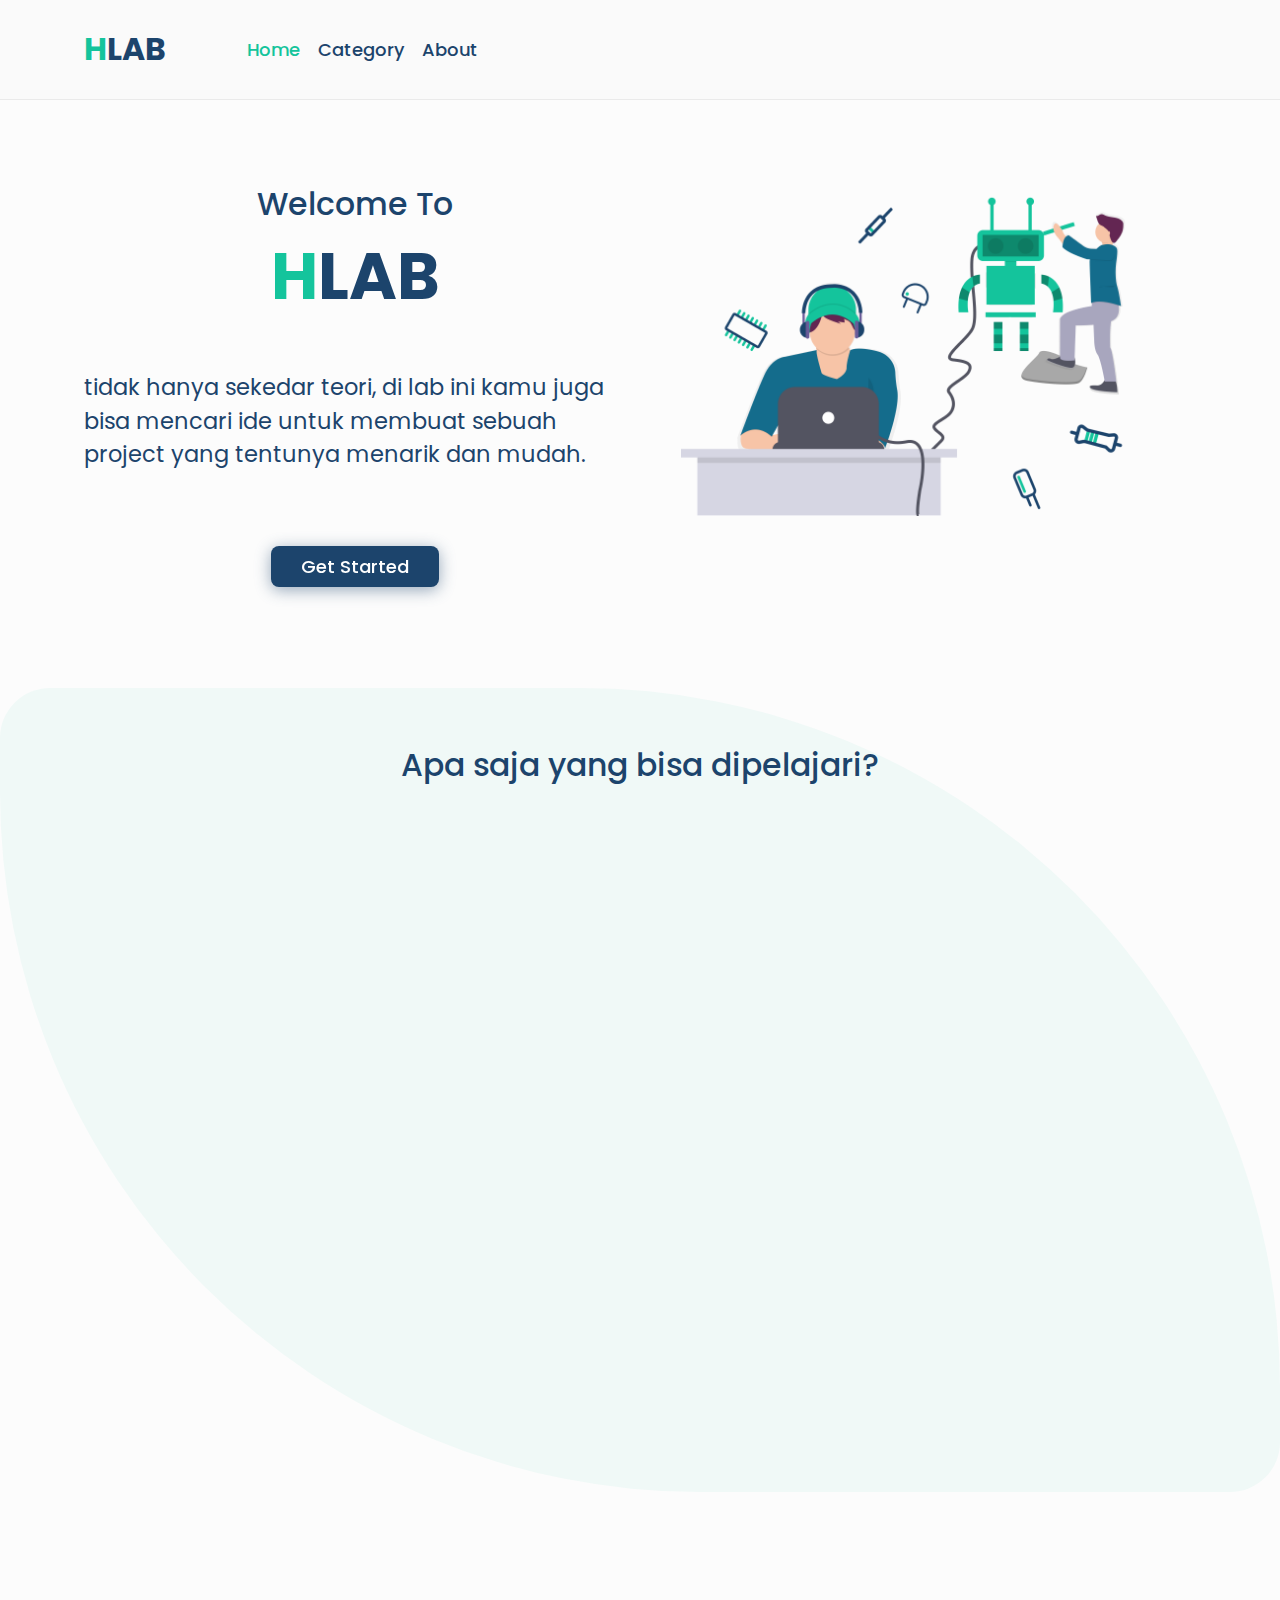
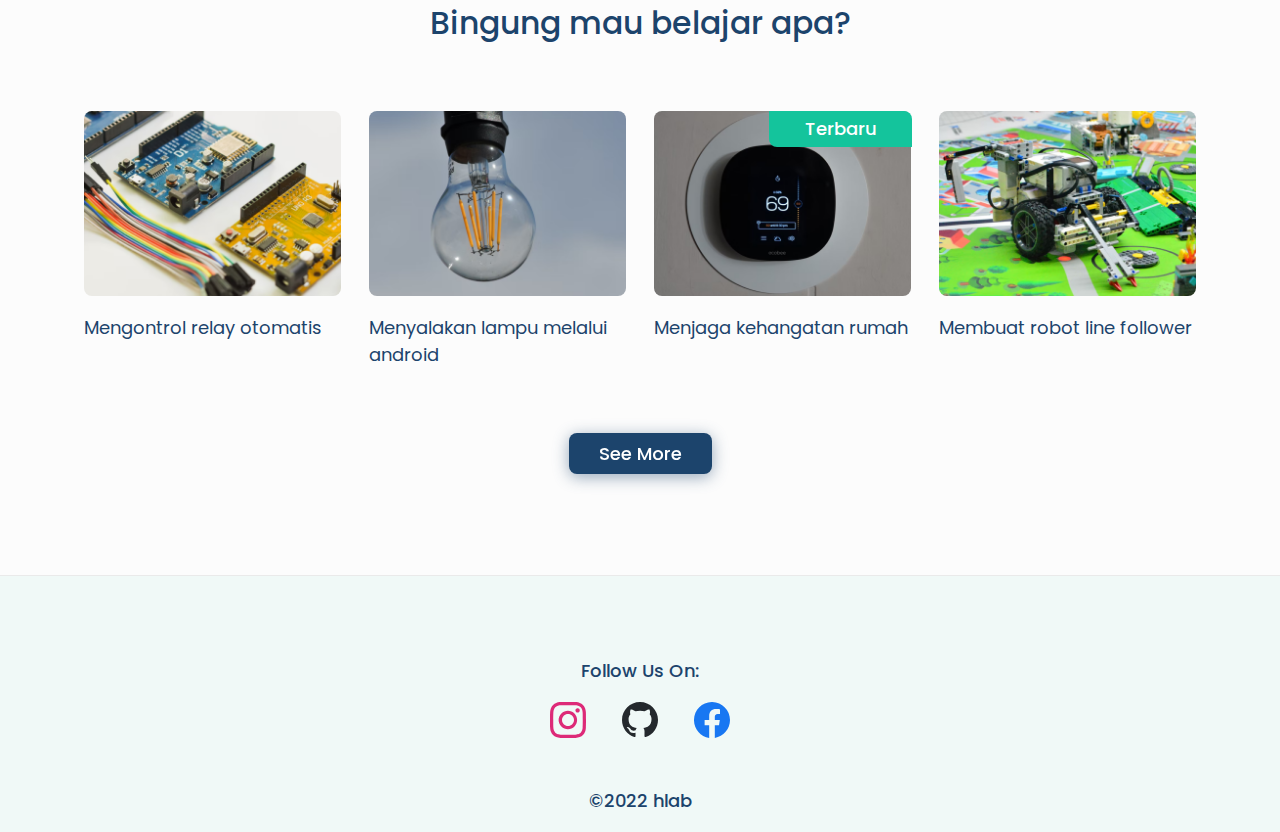
<file: index.html>
<!DOCTYPE html>
<html lang="en">

<head>
    <meta charset="UTF-8">
    <meta http-equiv="X-UA-Compatible" content="IE=edge">
    <meta name="viewport" content="width=device-width, initial-scale=1.0">
    <title>HLAB</title>
    <link rel="shortcut icon" href="images/logo.svg" type="image/x-icon">
    <link rel="stylesheet" href="css/bootstrap.css">
    <link rel="stylesheet" href="css/custom.css">
    <link rel="stylesheet" href="css/custom-poppins.css">
    <link rel="stylesheet" href="https://unpkg.com/aos@2.3.1/dist/aos.css">
</head>

<body>
    <!-- Navigation -->
    <nav class="navbar navbar-expand-lg nav-bg-custom mb-2 mb-lg-4">
        <div class="container py-1 py-lg-2">
            <a class="navbar-brand" href="#">
                <div class="d-flex">
                    <p class="fs-3 my-auto py-auto third-color-font poppins-bold">
                      H
                    </p>
                    <p class="fs-3 my-auto py-auto second-color-font poppins-bold">
                        LAB
                    </p>
                </div>
            </a>
            <button class="navbar-light navbar-toggler" type="button" data-bs-toggle="collapse" data-bs-target="#navbarNavAltMarkup" aria-controls="navbarNavAltMarkup" aria-expanded="false" aria-label="Toggle navigation">
            <span class="navbar-toggler-icon">
            </span>
            </button>
            <div class="collapse navbar-collapse" id="navbarNavAltMarkup">
                <div class="navbar-nav ms-lg-5">
                    <a class="py-3 nav-link text-center text-lg-start nav-active-custom" aria-current="page" href="#">
                        Home
                    </a>
                    <a class="py-3 nav-link text-center text-lg-start nav-custom" href="category/">
                        Category
                    </a>
                    <a class="py-3 nav-link text-center text-lg-start nav-custom" href="about/">
                        About
                    </a>
                </div>
            </div>
        </div>
    </nav>

    <!-- Hero Section-->
    <header class="container">
        <div class="row my-2 my-md-3 py-2 py-md-5">
            <!-- Right -->
            <div class="col-12 col-sm-6">
                <div class="fs-3 second-color-font poppins-medium px-auto px-md-5 d-flex justify-content-center">Welcome To</div>
                <div class="px-auto px-md-5 d-flex justify-content-center" data-aos="fade-up" data-aos-duration="1800">
                    <p class="third-color-font poppins-bold d-inline font-size-mainlogo">H</p>
                    <p class="second-color-font poppins-bold d-inline font-size-mainlogo">LAB</p>
                </div>
                <div class="fs-5 second-color-font poppins-regular mt-2 mt-lg-4 mb-2 mb-lg-5 px-auto text-center text-lg-start">
                    tidak hanya sekedar teori, di lab ini kamu juga bisa mencari ide untuk membuat sebuah project yang tentunya menarik dan mudah.
                </div>
                <div class="d-none d-lg-block text-center pt-lg-4">
                    <a class="button-main poppins-medium text-decoration-none" href="#recommend" role="button">
                        Get Started
                    </a>

                </div>
            </div>
            <!-- Left -->
            <div class="col-12 col-sm-6">
                <div>
                    <img width="90%" class="my-4 my-md-0 img-fluid rounded mx-auto d-block" src="images/illustration_home.png" alt="">
                </div>
            </div>
        </div>
    </header>

    <!-- Description section -->
    <article class="desc py-3 my-3 py-lg-5 my-lg-5">
        <!-- Description 1 -->
        <div class="container-md">
            <div class="row">
                <div class="col d-flex justify-content-center">
                    <div class="pb-4 pb-lg-1 fs-3 poppins-medium second-color-font">Apa saja yang bisa dipelajari?</div>
                </div>
            </div>
        </div>

        <!-- Description 2 -->
        <div class="container">
            <div class="row my-4">
                <div class="col align-self-center d-none d-lg-block" data-aos="fade-up" data-aos-duration="1800">
                    <img width="300" src="images/illustration_elektronika.png" alt="">
                </div>
                <div class="col align-self-center" data-aos="fade-up" data-aos-duration="1800">
                    <div class="text-center text-lg-start poppins-semi-bold fs-5 second-color-font">Elektronika</div>
                    <p class="text-center text-lg-start poppins-extra-light fs-6 second-color-font">Mempelajari konsep dan dasar elektronika dari materi yang sudah disiapkan semudah mungkin sehingga lebih mudah dipahami.
                    </p>
                </div>
                <div class="col d-none d-lg-block">
                </div>
            </div>
        </div>

        <!-- Description 3 -->
        <div class="container-md">
            <div class="row my-1">
                <div class="col d-none d-lg-block">
                </div>
                <div class="col align-self-center" data-aos="fade-up" data-aos-duration="1800" data-aos-delay="50">
                    <div class="text-center text-lg-start poppins-semi-bold fs-5 second-color-font">Automation</div>
                    <p class="text-center text-lg-start poppins-extra-light fs-6 second-color-font">Membuat dan menjalankan device yang bisa terhubung langsung ke dalam control system.
                    </p>
                </div>
                <div class="col align-self-center d-none d-lg-block" data-aos="fade-up" data-aos-duration="1800" data-aos-delay="100">
                    <img width="300" src="images/illustration_iot.png" alt="">
                </div>
            </div>
        </div>
    </article>

    <!-- Recommend section-->
    <article id="recommend" class="container my-5 py-5">
        <div class="d-flex justify-content-center pb-2 pb-lg-5 fs-3 poppins-medium second-color-font">
            Bingung mau belajar apa?
        </div>
        <div class="row">
            <!-- Recommend 1 -->
            <a href="javascriptvoid:0" class="col-12 col-md-3 py-2 py-lg-2 text-decoration-none fs-6 poppins-regular second-color-font text-center text-lg-start card-custom">
                <img src="images/image1.png" class="img-custom img-fluid" alt="">
              <div class="py-3 py-lg-3">
                <p>
                    Mengontrol relay otomatis
                </p>
              </div>
            </a>
            <!-- Recommend 2 -->
            <a href="javascriptvoid:0" class="col-12 col-md-3 py-2 py-lg-2 text-decoration-none fs-6 poppins-regular second-color-font text-center text-lg-start card-custom">
                <img src="images/image2.png" class="img-custom img-fluid" alt="">
              <div class="py-3 py-lg-3">
                <p>
                    Menyalakan lampu melalui android
                </p>
              </div>
            </a>
              <!-- Recommend 3 -->
              <a href="javascriptvoid:0" class="col-12 col-md-3 py-2 py-lg-2 text-decoration-none fs-6 poppins-regular second-color-font text-center text-lg-start card-custom">
                <div class="position-relative">
                        <span class="fs-6 py-2 py-lg-1 px-5 px-lg-4 text-white text-center position-absolute poppins-medium badge-custom">
                            <div class="px-2 px-lg-2 py-1 py-lg-0">
                                Terbaru
                            </div>
                        </span>
                    <img src="images/image3.png" class="img-custom img-fluid" alt="">
                </div>
                <div class="py-3 py-lg-3">
                    <p>
                        Menjaga kehangatan rumah
                    </p>
                </div>

            </a>
              <!-- Recommend 4 -->
              <a href="javascriptvoid:0" class="col-12 col-md-3 py-2 py-lg-2 text-decoration-none fs-6 poppins-regular second-color-font text-center text-lg-start card-custom">
                <div class="item">
                    <img src="images/image4.png" class="img-custom img-fluid" alt="">
                </div>
                <div class="py-3 py-lg-3">
                    <p>
                        Membuat robot line follower
                    </p>
                </div>
              </a>
        </div>
        <div class="d-block text-center pt-lg-4">
            <a class="button-main poppins-medium text-decoration-none" href="category/" role="button">
                See More
            </a>
        </div>
    </article>

    <!-- Footer section -->
    <footer>
        <div class="mt-3 mt-lg-5 pt-5 pt-lg-5 pb-lg-0 footer">
            <div class="d-flex justify-content-center pt-5 pt-lg-4">
                <p class="fs-6 second-color-font poppins-medium">
                    Follow Us On:
                </p>
            </div>
            <div class="d-flex justify-content-center pb-4 pb-lg-1">
                <a href="javascriptvoid:0">
                    <div class="px-3">
                        <img src="images/icon_ig.svg" width="36" height="36" alt="">
                    </div>
                </a>
                <a href="javascriptvoid:0">
                    <div class="px-3">
                        <img src="images/icon_gh.svg" width="36" height="36" alt="">
                    </div>
                </a>
                <a href="javascriptvoid:0">
                    <div class="px-3">
                        <img src="images/icon_fb.svg" width="36" height="36" alt="">
                    </div>
                </a>
            </div>
            <div class="mt-3 pt-lg-4 d-flex justify-content-center fs-6 poppins-medium second-color-font">
                <p>
                    ©2022 hlab
                </p>
            </div>
        </div>

    </footer>

    <script type="text/javascript" src="js/bootstrap.js"></script>
    <script type="text/javascript" src="js/crisp.js"></script>
    <script type="text/javascript" src="https://unpkg.com/aos@2.3.1/dist/aos.js"></script>
    <script type="text/javascript" src="js/aos.js"></script>
<!-- TEST -->
</body>

</html>
</file>
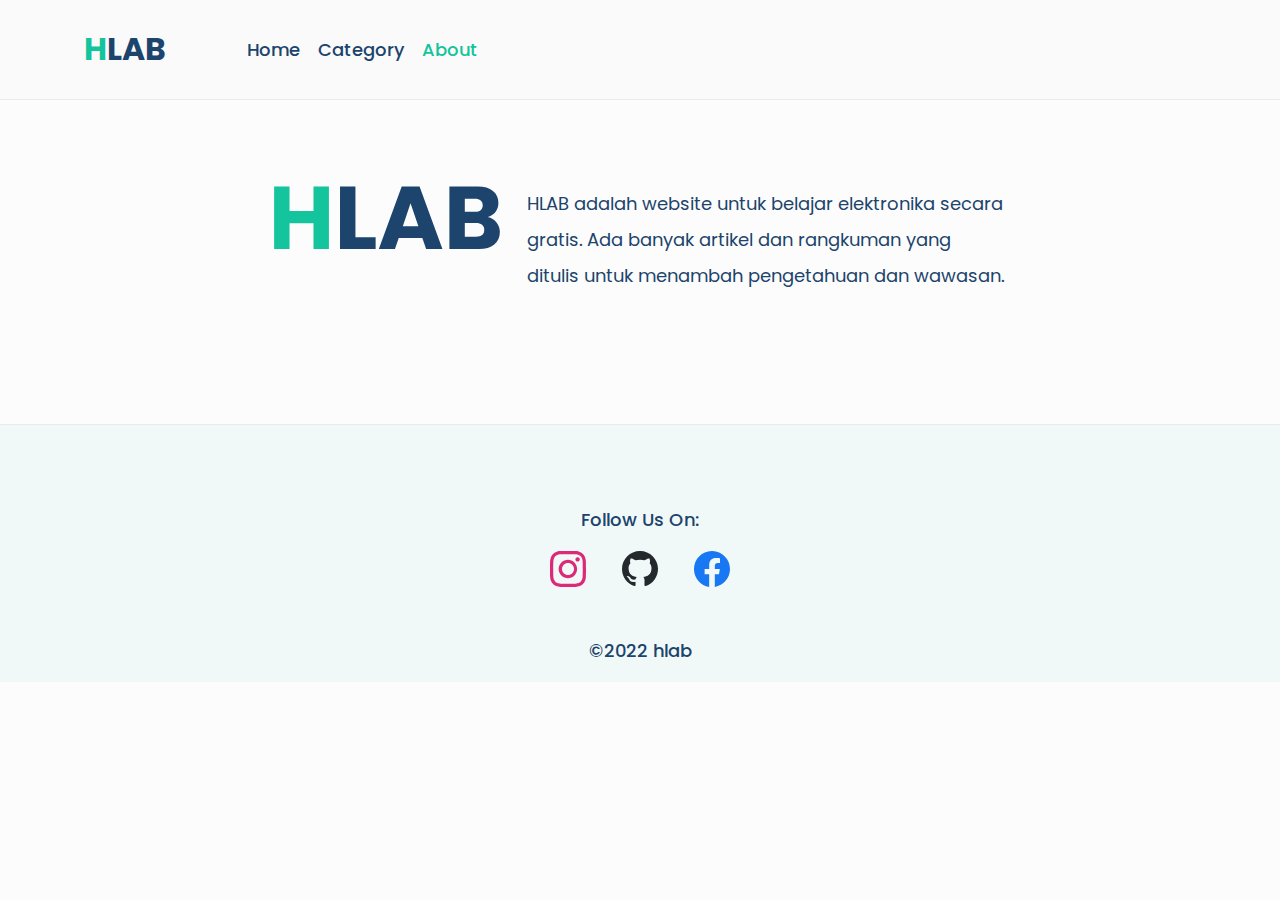
<file: about/index.html>
<!DOCTYPE html>
<html lang="en">

<head>
    <meta charset="UTF-8">
    <meta http-equiv="X-UA-Compatible" content="IE=edge">
    <meta name="viewport" content="width=device-width, initial-scale=1.0">
    <title>HLAB</title>
    <link rel="shortcut icon" href="../images/logo.svg" type="image/x-icon">
    <link rel="stylesheet" href="../css/bootstrap.css">
    <link rel="stylesheet" href="../css/custom.css">
    <link rel="stylesheet" href="../css/custom-poppins.css">
    <link rel="stylesheet" href="https://unpkg.com/aos@2.3.1/dist/aos.css">
</head>

<body>
    <!-- Navigation -->
    <nav class="navbar navbar-expand-lg nav-bg-custom mb-2 mb-lg-4">
        <div class="container py-1 py-lg-2">
            <a class="navbar-brand" href="#">
                <div class="d-flex">
                    <p class="fs-3 my-auto py-auto third-color-font poppins-bold">
                      H
                    </p>
                    <p class="fs-3 my-auto py-auto second-color-font poppins-bold">
                        LAB
                    </p>
                </div>
            </a>
            <button class="navbar-light navbar-toggler" type="button" data-bs-toggle="collapse" data-bs-target="#navbarNavAltMarkup" aria-controls="navbarNavAltMarkup" aria-expanded="false" aria-label="Toggle navigation">
            <span class="navbar-toggler-icon">
            </span>
            </button>
            <div class="collapse navbar-collapse" id="navbarNavAltMarkup">
                <div class="navbar-nav ms-lg-5">
                    <a class="py-3 nav-link text-center text-lg-start nav-custom" aria-current="page" href="../">
                        Home
                    </a>
                    <a class="py-3 nav-link text-center text-lg-start nav-custom" href="../category/">
                        Category
                    </a>
                    <a class="py-3 nav-link text-center text-lg-start nav-active-custom" href="javascriptvoid:0">
                        About
                    </a>
                </div>
            </div>
        </div>
    </nav>

    <!-- About -->
    <div class="container py-4 py-lg-5">
        <div class="row">
            <div class="col-lg-2"></div>
            <div class="col-lg-8">
                <div class="row">
                    <div class="col-12 col-lg-4 py-4 py-lg-1 text-center text-lg-start">
                        <img src="../images/logo.svg" class="img-fluid" alt="">
                    </div>
                    <div class="col-12 col-lg-8 py-4 py-lg-1">
                        <p class="fs-6 lh-lg poppins-regular second-color-font">
                            HLAB adalah website untuk belajar elektronika secara gratis. 
                            Ada banyak artikel dan rangkuman yang ditulis untuk menambah pengetahuan dan wawasan.
                        </p>
                    </div>
                </div>
            </div>
            <div class="col-lg-2"></div>
        </div>
    </div>

    <!-- Footer -->
    <footer>
        <div class="mt-3 mt-lg-5 pt-5 pt-lg-5 pb-lg-0 footer">
            <div class="d-flex justify-content-center pt-5 pt-lg-4">
                <p class="fs-6 second-color-font poppins-medium">
                    Follow Us On:
                </p>
            </div>
            <div class="d-flex justify-content-center pb-4 pb-lg-1">
                <a href="javascriptvoid:0">
                    <div class="px-3">
                        <img src="../images/icon_ig.svg" width="36" height="36" alt="">
                    </div>
                </a>
                <a href="javascriptvoid:0">
                    <div class="px-3">
                        <img src="../images/icon_gh.svg" width="36" height="36" alt="">
                    </div>
                </a>
                <a href="javascriptvoid:0">
                    <div class="px-3">
                        <img src="../images/icon_fb.svg" width="36" height="36" alt="">
                    </div>
                </a>
            </div>
            <div class="mt-3 pt-lg-4 d-flex justify-content-center fs-6 poppins-medium second-color-font">
                <p>
                    ©2022 hlab
                </p>
            </div>
        </div>

    </footer>

    <script type="text/javascript" src="../js/bootstrap.js"></script>
    <script type="text/javascript" src="../js/crisp.js"></script>
<!-- TEST -->
</body>
</html>
</file>
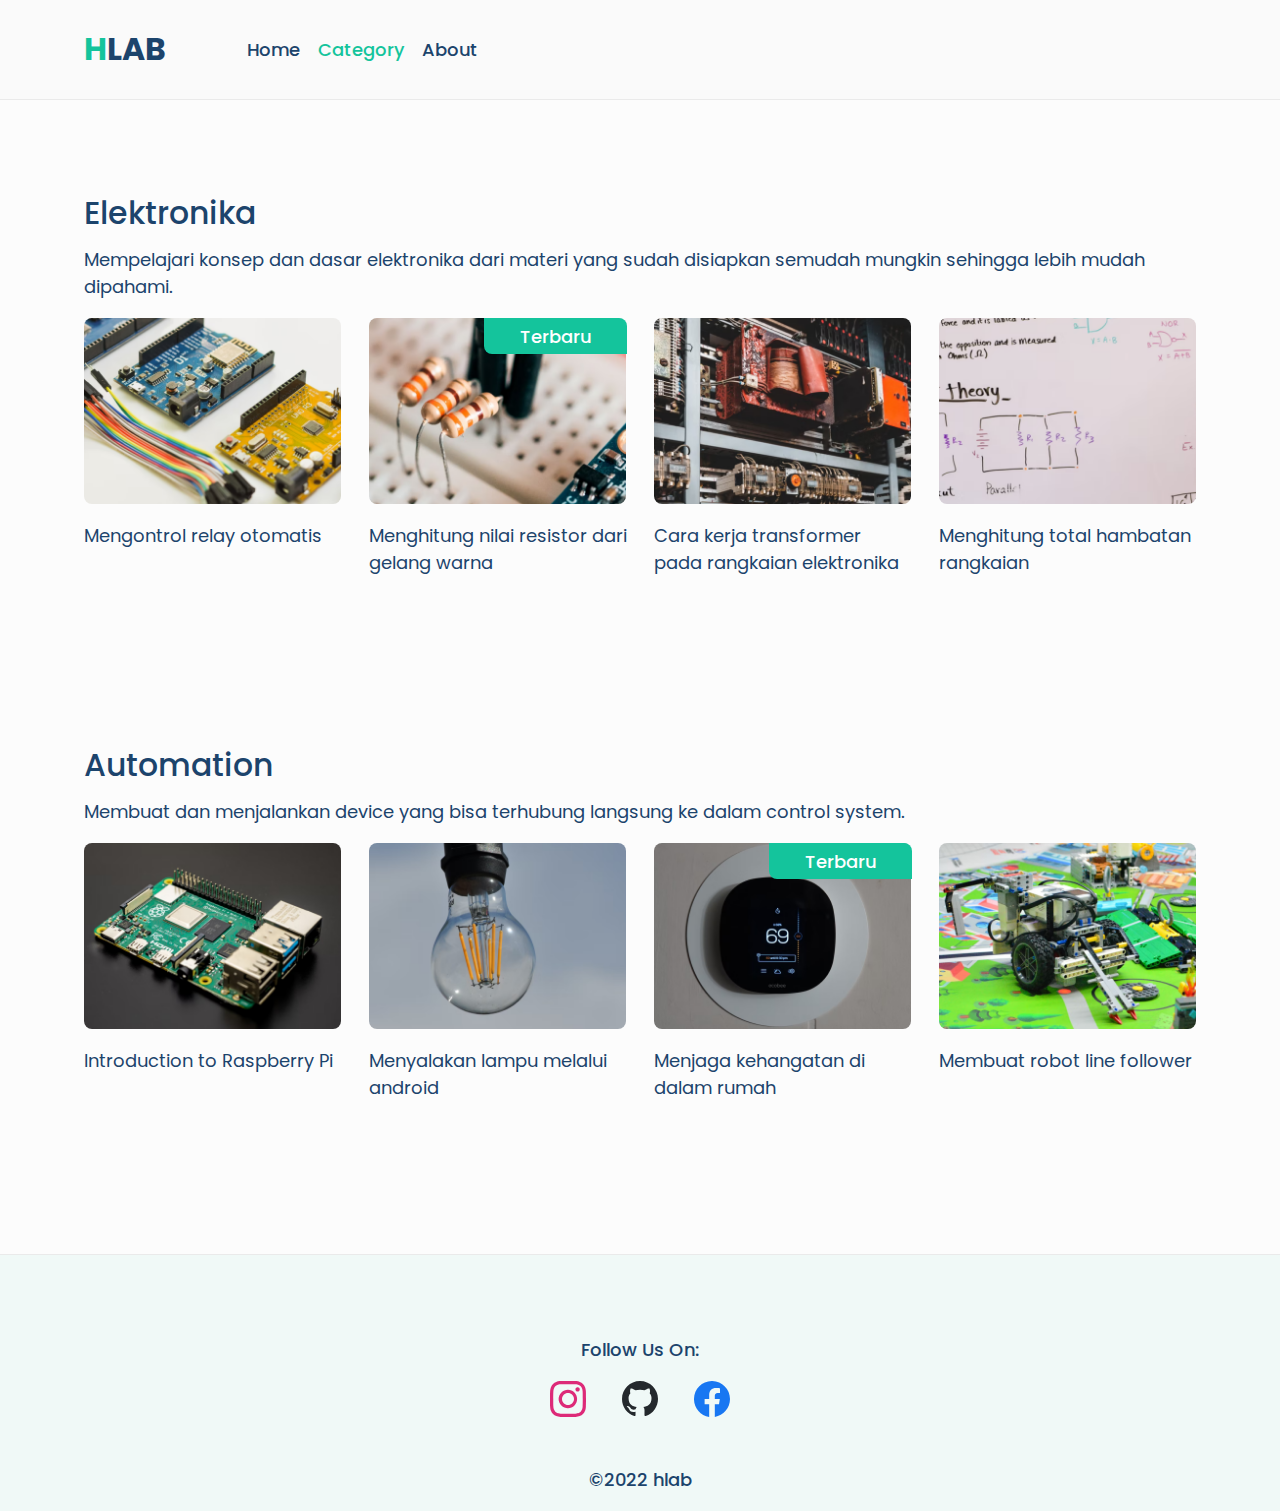
<file: category/index.html>
<!DOCTYPE html>
<html lang="en">

<head>
    <meta charset="UTF-8">
    <meta http-equiv="X-UA-Compatible" content="IE=edge">
    <meta name="viewport" content="width=device-width, initial-scale=1.0">
    <title>HLAB</title>
    <link rel="shortcut icon" href="../images/logo.svg" type="image/x-icon">
    <link rel="stylesheet" href="../css/bootstrap.css">
    <link rel="stylesheet" href="../css/custom.css">
    <link rel="stylesheet" href="../css/custom-poppins.css">
    <link rel="stylesheet" href="https://unpkg.com/aos@2.3.1/dist/aos.css">
</head>

<body>
    <!-- Navigation -->
    <nav class="navbar navbar-expand-lg nav-bg-custom mb-2 mb-lg-4">
        <div class="container py-1 py-lg-2">
            <a class="navbar-brand" href="#">
                <div class="d-flex">
                    <p class="fs-3 my-auto py-auto third-color-font poppins-bold">
                      H
                    </p>
                    <p class="fs-3 my-auto py-auto second-color-font poppins-bold">
                        LAB
                    </p>
                </div>
            </a>
            <button class="navbar-light navbar-toggler" type="button" data-bs-toggle="collapse" data-bs-target="#navbarNavAltMarkup" aria-controls="navbarNavAltMarkup" aria-expanded="false" aria-label="Toggle navigation">
            <span class="navbar-toggler-icon">
            </span>
            </button>
            <div class="collapse navbar-collapse" id="navbarNavAltMarkup">
                <div class="navbar-nav ms-lg-5">
                    <a class="py-3 nav-link text-center text-lg-start nav-custom" aria-current="page" href="../">
                        Home
                    </a>
                    <a class="py-3 nav-link text-center text-lg-start nav-active-custom" href="javascriptvoid:0">
                        Category
                    </a>
                    <a class="py-3 nav-link text-center text-lg-start nav-custom" href="../about/">
                        About
                    </a>
                </div>
            </div>
        </div>
    </nav>

    <!-- Category section-->
    <!-- Elektronika -->
    <article id="recommend" class="container my-1 py-3 py-lg-5">
        <div class="text-lg-start py-2 pb-lg-0 fs-3 poppins-medium second-color-font">
            Elektronika
        </div>
        <div class="text-lg-start py-2 py-lg-2 fs-6 poppins-regular second-color-font">
            Mempelajari konsep dan dasar elektronika dari  materi yang sudah disiapkan semudah mungkin sehingga lebih mudah dipahami. 
        </div>
        <div class="row">
            <!-- 1 -->
            <a href="javascriptvoid:0" class="col-12 col-md-3 py-2 py-lg-2 text-decoration-none fs-6 poppins-regular second-color-font text-center text-lg-start card-custom">
                <img src="../images/category/image1.png" class="img-custom img-fluid" alt="">
              <div class="py-3 py-lg-3">
                <p>
                    Mengontrol relay otomatis
                </p>
              </div>
            </a>
            <!-- 2 -->
            <a href="javascriptvoid:0" class="col-12 col-md-3 py-2 py-lg-2 text-decoration-none fs-6 poppins-regular second-color-font text-center text-lg-start card-custom">
                <div class="position-relative">
                        <span class="fs-6 py-2 py-lg-1 px-5 px-lg-4 text-white text-center position-absolute poppins-medium badge-custom">
                            <div class="px-2 px-lg-2 py-1 py-lg-0">
                                Terbaru
                            </div>
                        </span>
                    <img src="../images/category/image2.png" class="img-custom img-fluid" alt="">
                </div>
                <div class="py-3 py-lg-3">
                    <p>
                        Menghitung nilai resistor dari gelang warna
                    </p>
                </div>
            </a>
              <!-- 3 -->
              <a href="javascriptvoid:0" class="col-12 col-md-3 py-2 py-lg-2 text-decoration-none fs-6 poppins-regular second-color-font text-center text-lg-start card-custom">
                <div class="item">
                    <img src="../images/category/image3.png" class="img-custom img-fluid" alt="">
                </div>
                <div class="py-3 py-lg-3">
                    <p>
                        Cara kerja transformer pada rangkaian elektronika
                    </p>
                </div>
              </a>
              <!-- 4 -->
              <a href="javascriptvoid:0" class="col-12 col-md-3 py-2 py-lg-2 text-decoration-none fs-6 poppins-regular second-color-font text-center text-lg-start card-custom">
                <div class="item">
                    <img src="../images/category/image4.png" class="img-custom img-fluid" alt="">
                </div>
                <div class="py-3 py-lg-3">
                    <p>
                        Menghitung total hambatan rangkaian
                    </p>
                </div>
              </a>
        </div>
    </article>
    <!-- Automation -->
    <article id="recommend" class="container my-1 py-3 py-lg-5">
        <div class="text-lg-start py-2 pb-lg-0 fs-3 poppins-medium second-color-font">
            Automation
        </div>
        <div class="text-lg-start py-2 py-lg-2 fs-6 poppins-regular second-color-font">
            Membuat dan menjalankan device yang bisa terhubung langsung ke dalam control system. 
        </div>
        <div class="row">
            <!-- 1 -->
            <a href="../article/introduction-to-raspberry-pi/" class="col-12 col-md-3 py-2 py-lg-2 text-decoration-none fs-6 poppins-regular second-color-font text-center text-lg-start card-custom">
                <img src="../images/category/image5.png" class="img-custom img-fluid" alt="">
              <div class="py-3 py-lg-3">
                <p>
                    Introduction to Raspberry Pi
                </p>
              </div>
            </a>
            <!-- 2 -->
            <a href="javascriptvoid:0" class="col-12 col-md-3 py-2 py-lg-2 text-decoration-none fs-6 poppins-regular second-color-font text-center text-lg-start card-custom">
                <img src="../images/category/image6.png" class="img-custom img-fluid" alt="">
              <div class="py-3 py-lg-3">
                <p>
                    Menyalakan lampu melalui android
                </p>
              </div>
            </a>
              <!-- 3 -->
              <a href="javascriptvoid:0" class="col-12 col-md-3 py-2 py-lg-2 text-decoration-none fs-6 poppins-regular second-color-font text-center text-lg-start card-custom">
                <div class="position-relative">
                        <span class="fs-6 py-2 py-lg-1 px-5 px-lg-4 text-white text-center position-absolute poppins-medium badge-custom">
                            <div class="px-2 px-lg-2 py-1 py-lg-0">
                                Terbaru
                            </div>
                        </span>
                    <img src="../images/category/image7.png" class="img-custom img-fluid" alt="">
                </div>
                <div class="py-3 py-lg-3">
                    <p>
                        Menjaga kehangatan di dalam rumah
                    </p>
                </div>
            </a>
              <!-- 4 -->
              <a href="javascriptvoid:0" class="col-12 col-md-3 py-2 py-lg-2 text-decoration-none fs-6 poppins-regular second-color-font text-center text-lg-start card-custom">
                <div class="item">
                    <img src="../images/category/image8.png" class="img-custom img-fluid" alt="">
                </div>
                <div class="py-3 py-lg-3">
                    <p>
                        Membuat robot line follower
                    </p>
                </div>
              </a>
        </div>
    </article>

    <!-- Footer -->
    <footer>
        <div class="mt-3 mt-lg-5 pt-5 pt-lg-5 pb-lg-0 footer">
            <div class="d-flex justify-content-center pt-5 pt-lg-4">
                <p class="fs-6 second-color-font poppins-medium">
                    Follow Us On:
                </p>
            </div>
            <div class="d-flex justify-content-center pb-4 pb-lg-1">
                <a href="javascriptvoid:0">
                    <div class="px-3">
                        <img src="../images/icon_ig.svg" width="36" height="36" alt="">
                    </div>
                </a>
                <a href="javascriptvoid:0">
                    <div class="px-3">
                        <img src="../images/icon_gh.svg" width="36" height="36" alt="">
                    </div>
                </a>
                <a href="javascriptvoid:0">
                    <div class="px-3">
                        <img src="../images/icon_fb.svg" width="36" height="36" alt="">
                    </div>
                </a>
            </div>
            <div class="mt-3 pt-lg-4 d-flex justify-content-center fs-6 poppins-medium second-color-font">
                <p>
                    ©2022 hlab
                </p>
            </div>
        </div>

    </footer>

    <script type="text/javascript" src="../js/bootstrap.js"></script>
    <script type="text/javascript" src="../js/crisp.js"></script>
<!-- TEST -->
</body>
</html>
</file>
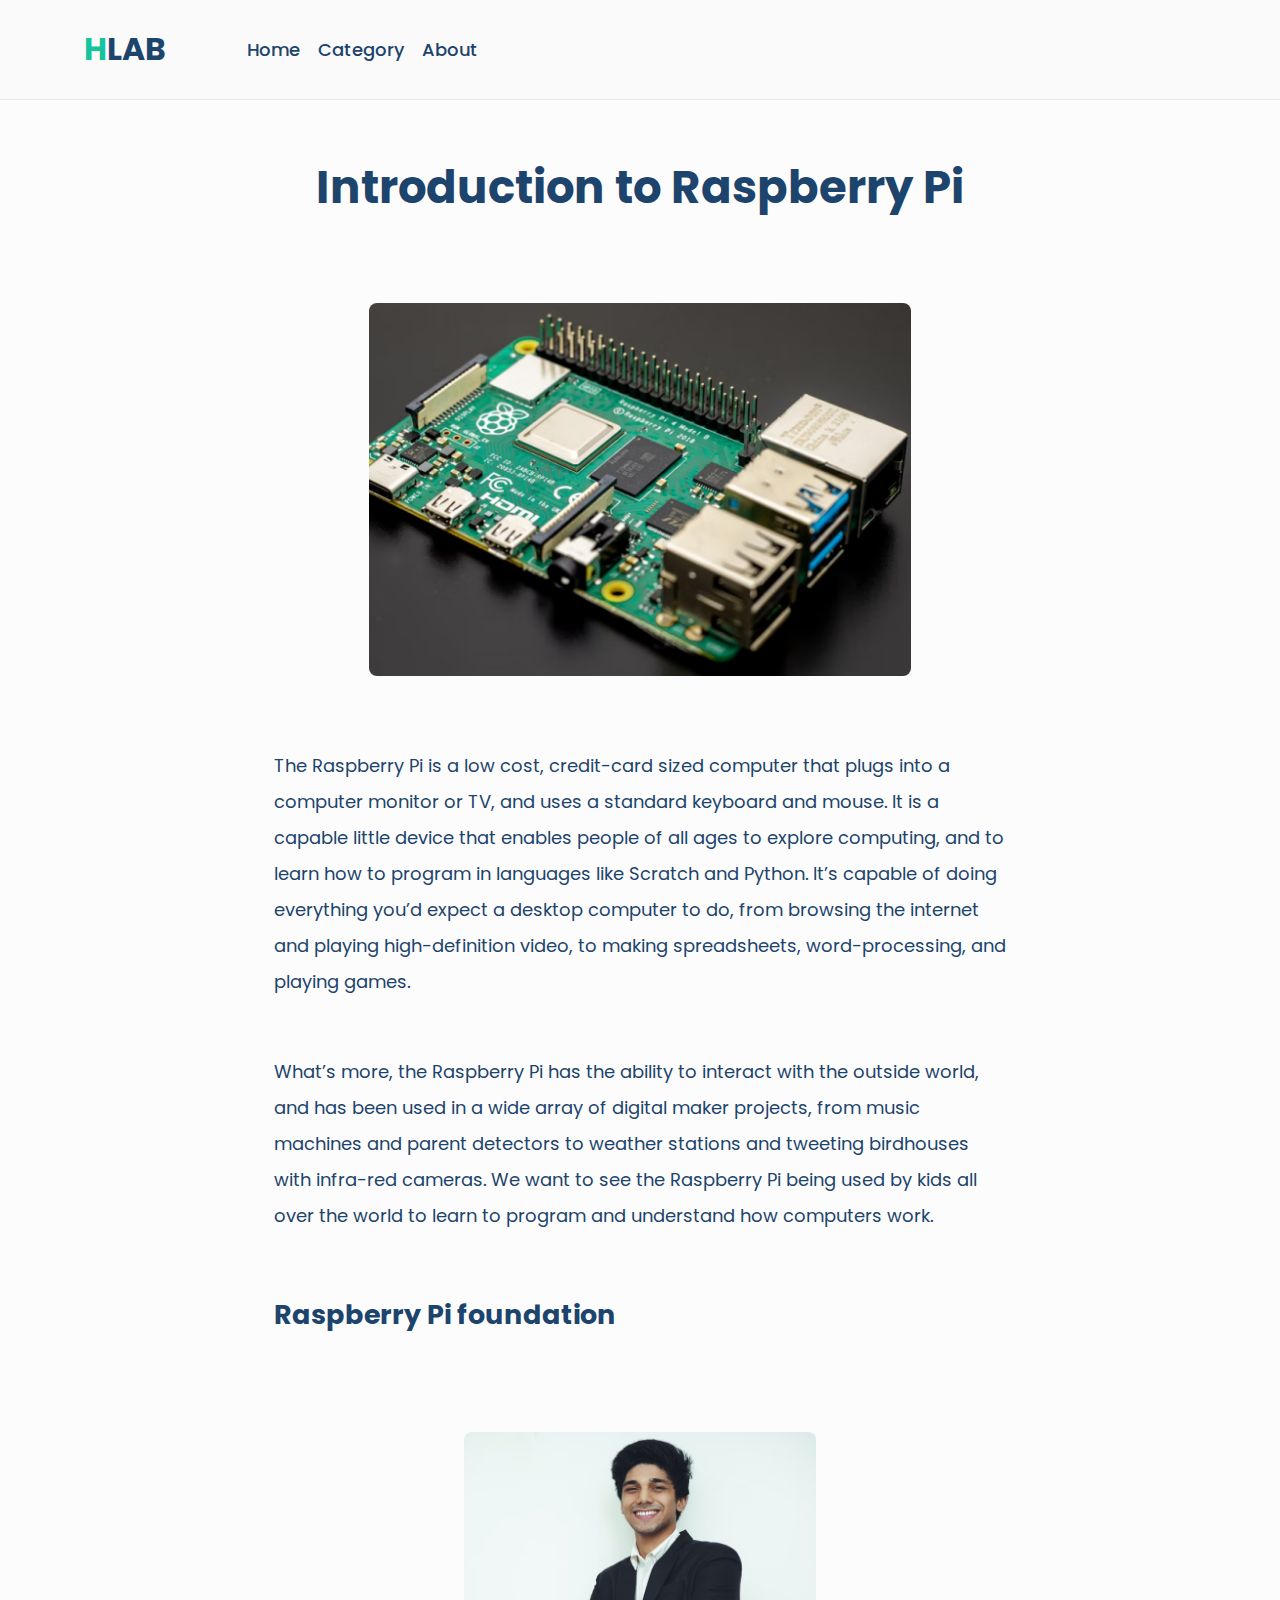
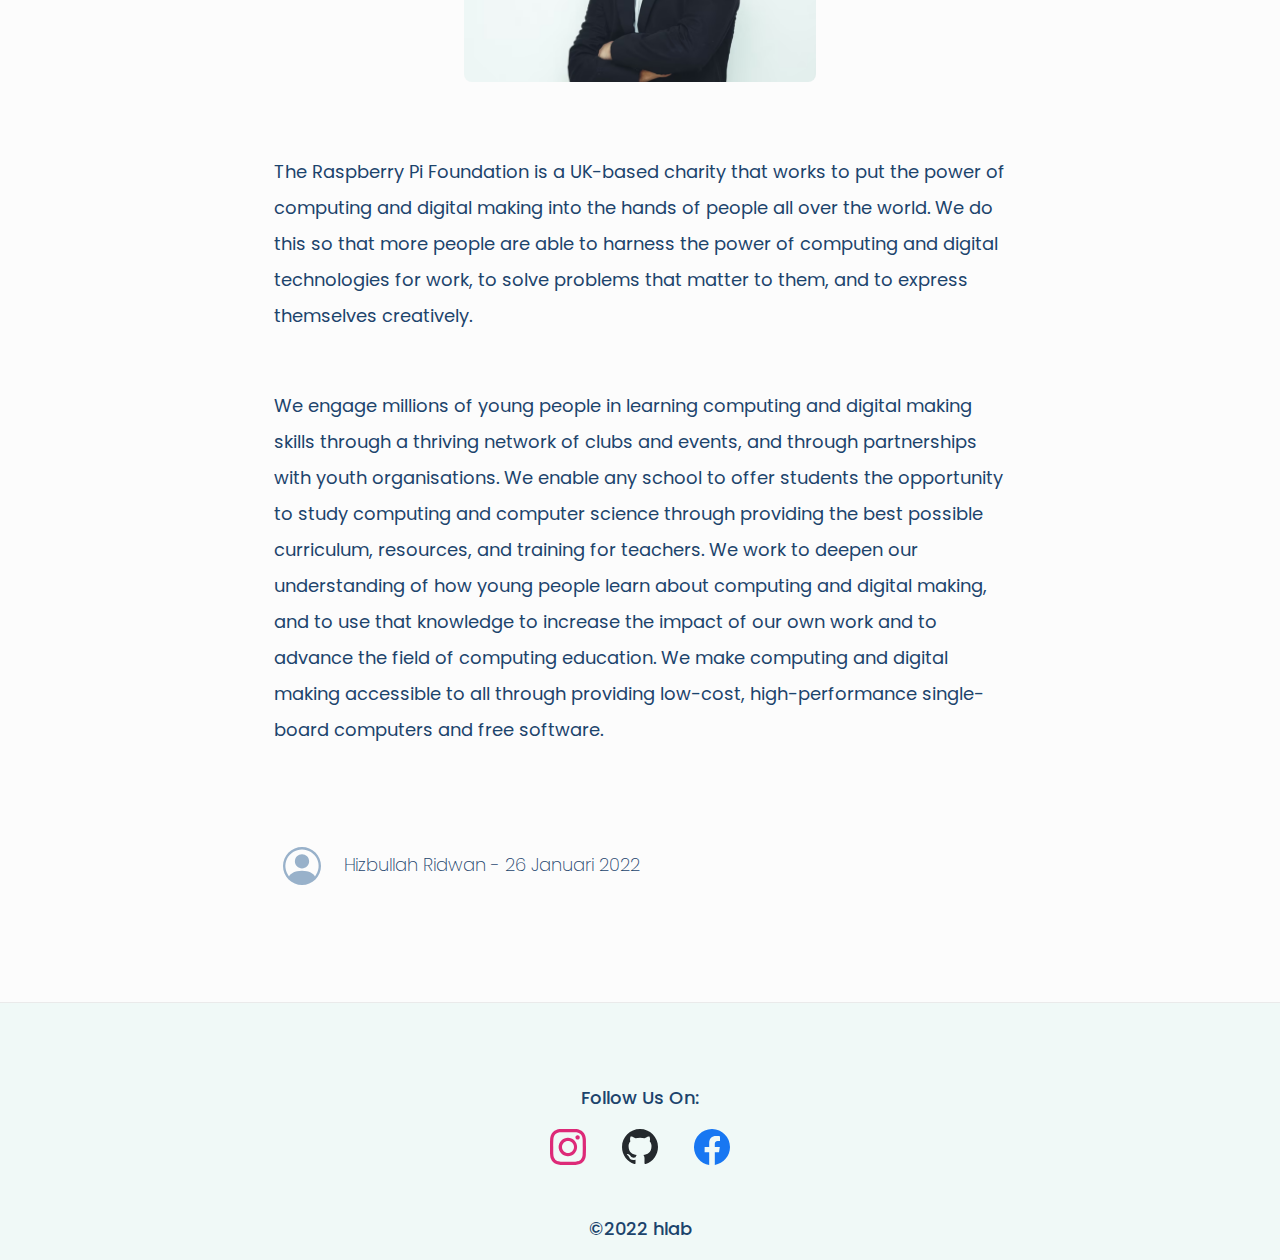
<file: article/introduction-to-raspberry-pi/index.html>
<!DOCTYPE html>
<html lang="en">

<head>
    <meta charset="UTF-8">
    <meta http-equiv="X-UA-Compatible" content="IE=edge">
    <meta name="viewport" content="width=device-width, initial-scale=1.0">
    <title>HLAB</title>
    <link rel="shortcut icon" href="../../images/logo.svg" type="image/x-icon">
    <link rel="stylesheet" href="../../css/bootstrap.css">
    <link rel="stylesheet" href="../../css/custom.css">
    <link rel="stylesheet" href="../../css/custom-poppins.css">
    <link rel="stylesheet" href="https://unpkg.com/aos@2.3.1/dist/aos.css">
</head>

<body>
    <!-- Navigation -->
    <nav class="navbar navbar-expand-lg nav-bg-custom mb-2 mb-lg-4">
        <div class="container py-1 py-lg-2">
            <a class="navbar-brand" href="#">
                <div class="d-flex">
                    <p class="fs-3 my-auto py-auto third-color-font poppins-bold">
                      H
                    </p>
                    <p class="fs-3 my-auto py-auto second-color-font poppins-bold">
                        LAB
                    </p>
                </div>
            </a>
            <button class="navbar-light navbar-toggler" type="button" data-bs-toggle="collapse" data-bs-target="#navbarNavAltMarkup" aria-controls="navbarNavAltMarkup" aria-expanded="false" aria-label="Toggle navigation">
            <span class="navbar-toggler-icon">
            </span>
            </button>
            <div class="collapse navbar-collapse" id="navbarNavAltMarkup">
                <div class="navbar-nav ms-lg-5">
                    <a class="py-3 nav-link text-center text-lg-start nav-custom" aria-current="page" href="../../">
                        Home
                    </a>
                    <a class="py-3 nav-link text-center text-lg-start nav-custom" href="../../category/">
                        Category
                    </a>
                    <a class="py-3 nav-link text-center text-lg-start nav-custom" href="../../about/">
                        About
                    </a>
                </div>
            </div>
        </div>
    </nav>

    <!-- Article -->
        <!-- Header -->
        <div class="d-flex justify-content-center py-4 py-lg-4 fs-1 poppins-bold second-color-font">
            Introduction to Raspberry Pi
        </div>
        <!-- Header image -->
        <div class="container py-5 py-lg-5">
            <div class="row">
                <div class="col-lg-3"></div>
                <div class="col-lg-6">
                    <img src="image1.png" class="img-custom img-fluid" alt="">
                </div>
                <div class="col-lg-3"></div>
            </div>
        </div>
        <!-- Text -->
        <div class="container py-4 py-lg-3">
            <div class="row">
                <div class="col-lg-2"></div>
                <div class="col-lg-8">
                    <p class="fs-6 lh-lg poppins-regular second-color-font">
                        The Raspberry Pi is a low cost, credit-card sized computer that plugs into a computer 
                        monitor or TV, and uses a standard keyboard and mouse. It is a capable little device that 
                        enables people of all ages to explore computing, and to learn how to program in languages 
                        like Scratch and Python. It’s capable of doing everything you’d expect a desktop computer to 
                        do, from browsing the internet and playing high-definition video, to making  spreadsheets, 
                        word-processing, and playing games.
                    </p>
                </div>
                <div class="col-lg-2"></div>
            </div>
        </div>

        <!-- Text -->
        <div class="container py-4 py-lg-3">
            <div class="row">
                <div class="col-lg-2"></div>
                <div class="col-lg-8">
                    <p class="fs-6 lh-lg poppins-regular second-color-font">
                        What’s more, the Raspberry Pi  has the ability to interact with the outside world, 
                        and has been used in a wide array of digital maker projects, from music machines and parent 
                        detectors to weather stations and tweeting birdhouses with infra-red cameras. 
                        We want to see the Raspberry Pi being used by kids all over the world to learn to program 
                        and understand how computers work.
                    </p>
                </div>
                <div class="col-lg-2"></div>
            </div>
        </div>

        <!-- Sub Header -->
        <div class="container py-3 py-lg-3">
            <div class="row">
                <div class="col-lg-2"></div>
                <div class="col-lg-8">
                    <p class="fs-4 lh-lg poppins-bold second-color-font">
                        Raspberry Pi foundation
                    </p>
                </div>
                <div class="col-lg-2"></div>
            </div>
        </div>

        <!-- Sub Header image -->
        <div class="container py-4 py-lg-5">
            <div class="row">
                <div class="col-lg-4"></div>
                <div class="col-lg-4">
                    <img src="image2.png" class="img-custom img-article" alt="">
                </div>
                <div class="col-lg-4"></div>
            </div>
        </div>

        <!-- Text -->
        <div class="container py-3 py-lg-3">
            <div class="row">
                <div class="col-lg-2"></div>
                <div class="col-lg-8">
                    <p class="fs-6 lh-lg poppins-regular second-color-font">
                        The Raspberry Pi Foundation is a UK-based charity that works to put the power of computing 
                        and digital making into the hands of people all over the world. We do this so that more 
                        people are able to harness the power of computing and digital technologies for work, 
                        to solve problems that matter to them, and to express themselves creatively.
                    </p>
                </div>
                <div class="col-lg-2"></div>
            </div>
        </div>

        <!-- Text -->
        <div class="container py-3 py-lg-3">
            <div class="row">
                <div class="col-lg-2"></div>
                <div class="col-lg-8">
                    <p class="fs-6 lh-lg poppins-regular second-color-font">
                        We engage millions of young people in learning computing and digital making skills 
                        through a thriving network of clubs and events, and through partnerships with youth 
                        organisations. We enable any school to offer students the opportunity to study computing 
                        and computer science through providing the best possible curriculum, resources, 
                        and training for teachers. We work to deepen our understanding of how young people learn 
                        about computing and digital making, and to use that knowledge to increase the impact 
                        of our own work and to advance the field of computing education. We make computing and 
                        digital making accessible to all through providing low-cost, high-performance single-board 
                        computers and free software.
                    </p>
                </div>
                <div class="col-lg-2"></div>
            </div>
        </div>

        <!-- Information -->
        <div class="container py-4 py-lg-5">
            <div class="row">
                <div class="col-lg-2"></div>
                <div class="col-lg-8">
                    <img src="../../images/icon_person.svg" class="px-lg-2 d-inline d-lg-inline information-icon" alt="">
                    <div class="px-2 px-lg-2 d-inline d-lg-inline">
                        <p class="fs-6 lh-lg d-inline d-lg-inline poppins-extra-light second-color-font">
                            Hizbullah Ridwan - 26 Januari 2022
                        </p>
                    </div>
                </div>
                <div class="col-lg-2"></div>
            </div>
        </div>



    <!-- Footer -->
    <footer>
        <div class="mt-3 mt-lg-5 pt-5 pt-lg-5 pb-lg-0 footer">
            <div class="d-flex justify-content-center pt-5 pt-lg-4">
                <p class="fs-6 second-color-font poppins-medium">
                    Follow Us On:
                </p>
            </div>
            <div class="d-flex justify-content-center pb-4 pb-lg-1">
                <a href="javascriptvoid:0">
                    <div class="px-3">
                        <img src="../../images/icon_ig.svg" width="36" height="36" alt="">
                    </div>
                </a>
                <a href="javascriptvoid:0">
                    <div class="px-3">
                        <img src="../../images/icon_gh.svg" width="36" height="36" alt="">
                    </div>
                </a>
                <a href="javascriptvoid:0">
                    <div class="px-3">
                        <img src="../../images/icon_fb.svg" width="36" height="36" alt="">
                    </div>
                </a>
            </div>
            <div class="mt-3 pt-lg-4 d-flex justify-content-center fs-6 poppins-medium second-color-font">
                <p>
                    ©2022 hlab
                </p>
            </div>
        </div>

    </footer>

    <script type="text/javascript" src="../../js/bootstrap.js"></script>
    <script type="text/javascript" src="../../js/crisp.js"></script>
<!-- TEST -->
</body>
</html>
</file>
<file: css/custom.css>
html {
  font-size: 18px;
  margin: 0 !important;
}

body {
    background-color: #fcfcfc; 
}

.main-color-font {
  color: #146c8c
}

.second-color-font {
  color: #1c446c
}

.third-color-font {
  color: #14c49c
}

.desc {
  background-color: #f0f9f7;
  border-radius: 50px 700px;
}

.font-size-mainlogo {
  font-size: 65px;
}

.button-main {
  background-color: #1c446c;
  color: #ffffff;
  filter: drop-shadow(0px 3px 8px #1c446c75);
  padding: 8px 30px;
  border-radius: 8px;
  border-style: none;
}

.button-main:hover {
  background-color: #132e49;
  color: #ffffff;
  transform: scale(1.02);
  filter: drop-shadow(0px 1px 4px #1c446c75);
  
}

.button-main:focus {
  background-color: #132e49;
  color: #ffffff;
  border-color: #1c446c !important;
}

.nav-bg-custom {
  background-color: #fafafa;
  border-bottom: solid 1px #eaeaea;
}

.nav-custom {
  color:#1c446c;
  font-family: 'Poppins', sans-serif;
  font-weight: 500;
  font-size: 1rem;
}

.nav-custom:hover {
  color:#132e49;
}
.nav-active-custom {
  color:#14c49c;
  font-family: 'Poppins', sans-serif;
  font-weight: 500;
  font-size: 1rem;
}

.nav-active-custom:hover {
  color:#0c9676;
}

.img-custom {
  border-radius: 8px;
}

.img-article {
  max-width: 100%;
  height: auto;
}

.badge-custom{
  right: 0px;
  background:#14c49c;
  border-radius: 0px 8px 0px 8px;
}

.card-custom:hover {
  transform: scale(1.01);
  color: #132e49;
}

.information-icon {
  width: 56px;
  height: 56px;
}

.footer {
  background-color: #f0f9f7;
  margin-bottom: 0 !important;
  border-top: solid 1px #eaeaea;
}

/*for mobile*/
@media only screen and (max-width: 800px) {
  html {
    font-size: 15px;
  }

  body {
    margin-left: 0px;
    margin-right: 0px;
  }

  .desc {
    border-radius: 0px;
    width: 100%;
  }
  
 .font-size-mainlogo {
    font-size: 55px;
  }

  .card-custom:focus {
    transform: scale(1.02);
    color: #132e49;
  }

  .nav-custom {
    font-size: calc(1.275rem + 0.3vw);
  }

  .nav-active-custom {
    font-size: calc(1.275rem + 0.3vw);
  }

  .img-custom {
    border-radius: 24px;
  }

  .img-article {
    max-width: 70%;
    height: auto;
  }

  .information-icon {
    width: 32px;
    height: 32px;
  }
}
/*TEST*/
</file>
<file: css/custom-poppins.css>
/* poppins font class*/
@import url('https://fonts.googleapis.com/css2?family=Poppins:wght@200;400;500;600;700&display=swap');

.poppins-extra-light {
    font-family: 'Poppins', sans-serif;
    font-weight: 200;
}

.poppins-regular {
    font-family: 'Poppins', sans-serif;
    font-weight: 400;
}

.poppins-medium {
    font-family: 'Poppins', sans-serif;
    font-weight: 500;
}

.poppins-semi-bold {
    font-family: 'Poppins', sans-serif;
    font-weight: 600;
}

.poppins-bold {
    font-family: 'Poppins', sans-serif;
    font-weight: 700;
}
</file>
